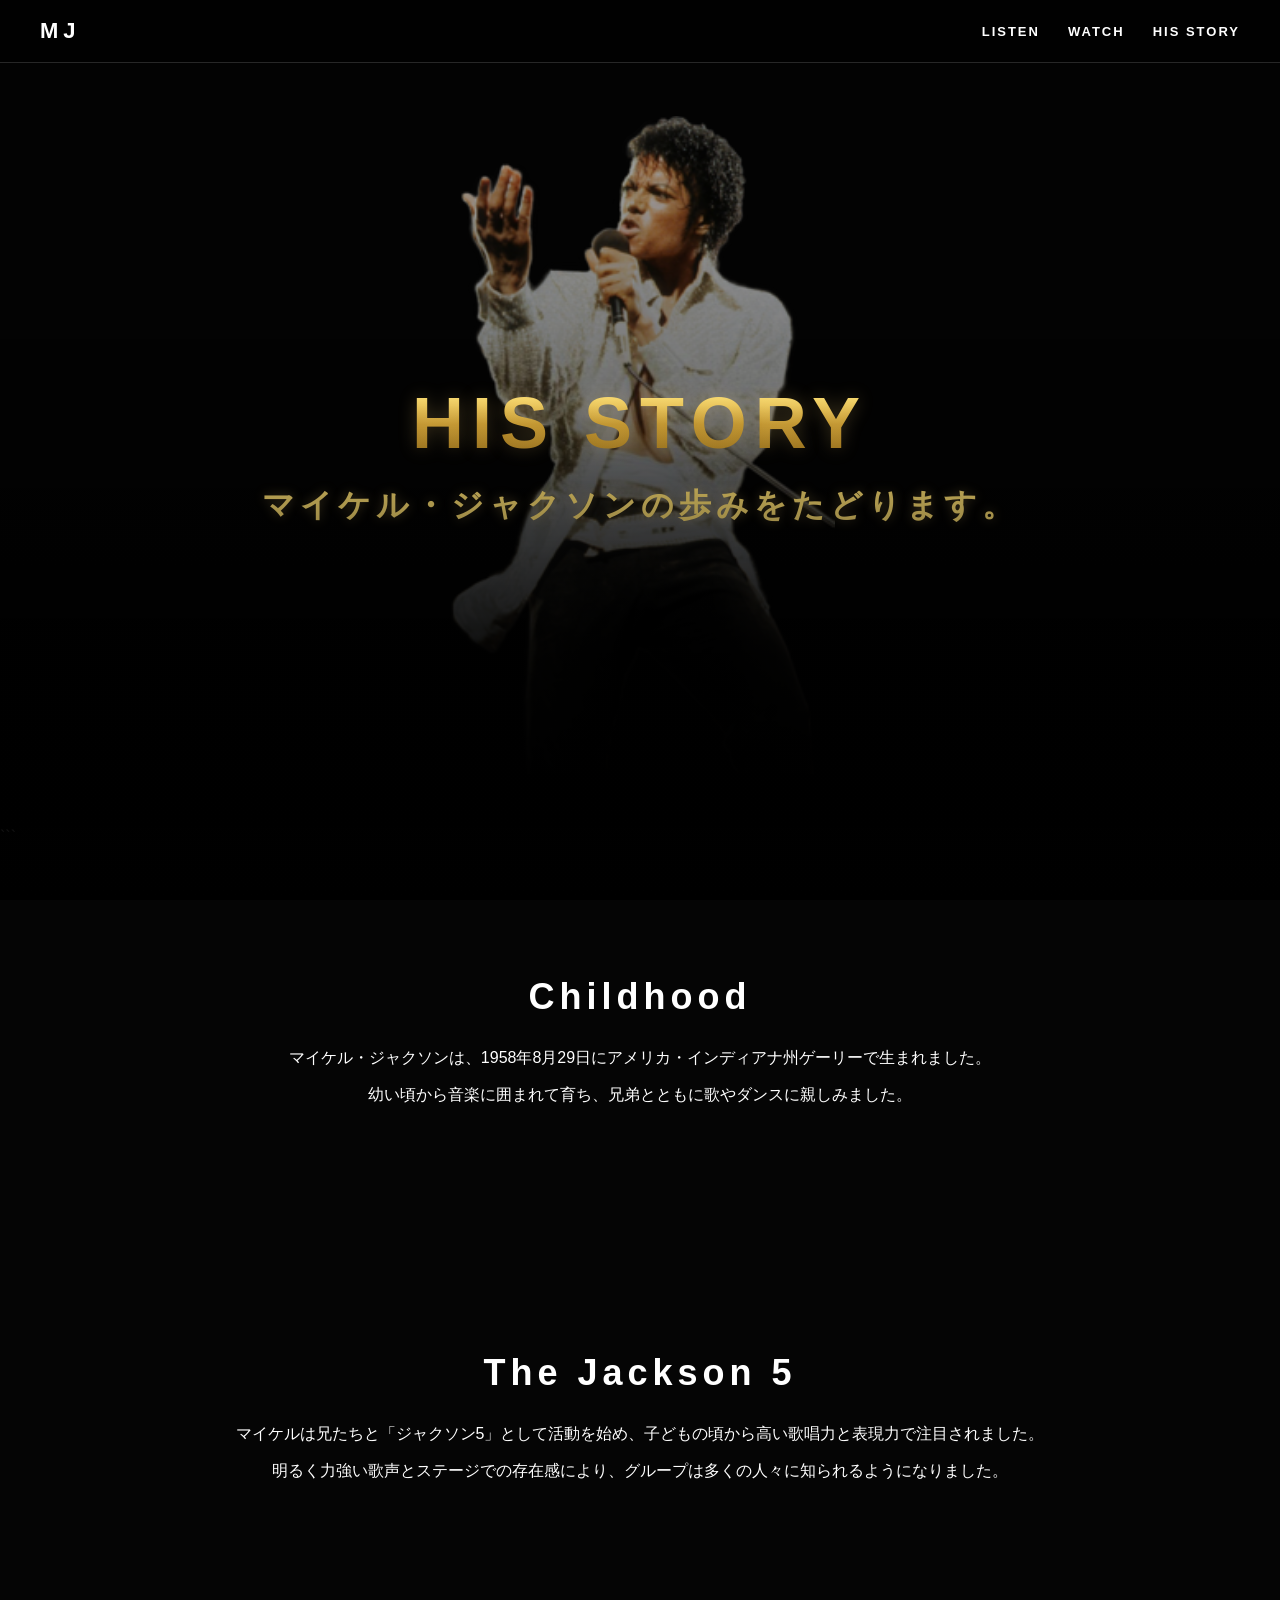
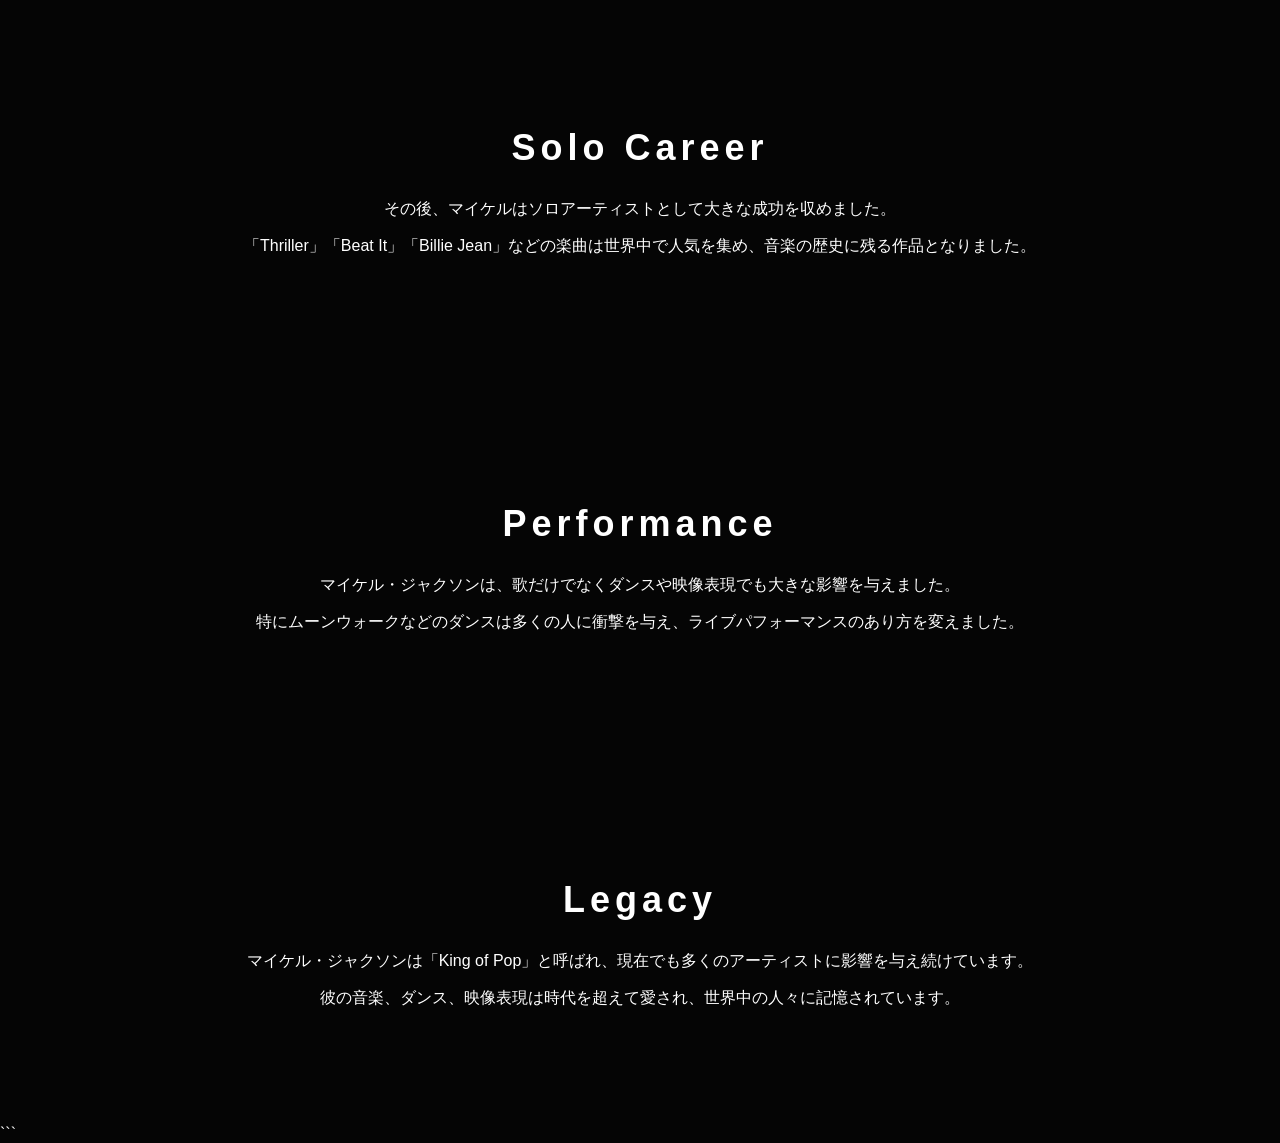
<file: pages/story.html>
<!DOCTYPE html>
<html lang="ja">
<head>
    <meta charset="UTF-8">
    <title>マイケルジャクソン</title>
    <link rel="stylesheet" href="../css/style.css">
</head>
<body>
    <div id="wrapper">

        <header class="site-header">
            <div class="header-inner">

                <a href="../index.html" class="site-logo">MJ</a>

                <input type="checkbox" id="menu-toggle">

                <label for="menu-toggle" class="hamburger">
                    <span></span>
                    <span></span>
                    <span></span>
                </label>

                <nav class="global-nav">
                    <ul>
                        <li><a href="../pages/listen.html">LISTEN</a></li>
                        <li><a href="#">WATCH</a></li>
                        <li><a href="../pages/story.html">HIS STORY</a></li>

                    </ul>
                </nav>
        </header>

    </div>
    
    <main>
    <section class="story">
        <h1>HIS STORY</h1>
        <p>マイケル・ジャクソンの歩みをたどります。</p>
    </section>

```
<section class="content fade-in">
    <h2>Childhood</h2>
    <p>マイケル・ジャクソンは、1958年8月29日にアメリカ・インディアナ州ゲーリーで生まれました。</p>
    <p>幼い頃から音楽に囲まれて育ち、兄弟とともに歌やダンスに親しみました。</p>
</section>

<section class="content fade-in">
    <h2>The Jackson 5</h2>
    <p>マイケルは兄たちと「ジャクソン5」として活動を始め、子どもの頃から高い歌唱力と表現力で注目されました。</p>
    <p>明るく力強い歌声とステージでの存在感により、グループは多くの人々に知られるようになりました。</p>
</section>

<section class="content fade-in">
    <h2>Solo Career</h2>
    <p>その後、マイケルはソロアーティストとして大きな成功を収めました。</p>
    <p>「Thriller」「Beat It」「Billie Jean」などの楽曲は世界中で人気を集め、音楽の歴史に残る作品となりました。</p>
</section>

<section class="content fade-in">
    <h2>Performance</h2>
    <p>マイケル・ジャクソンは、歌だけでなくダンスや映像表現でも大きな影響を与えました。</p>
    <p>特にムーンウォークなどのダンスは多くの人に衝撃を与え、ライブパフォーマンスのあり方を変えました。</p>
</section>

<section class="content fade-in">
    <h2>Legacy</h2>
    <p>マイケル・ジャクソンは「King of Pop」と呼ばれ、現在でも多くのアーティストに影響を与え続けています。</p>
    <p>彼の音楽、ダンス、映像表現は時代を超えて愛され、世界中の人々に記憶されています。</p>
</section>
```

</main>


<script src="../js/script.js"></script>
</body>
</html>
</file>
<file: css/style.css>
/* 全体 */
body {
    margin: 0;
    font-family: Arial, Helvetica, sans-serif;
    background-color: #050505;
    color: white;
}

/* ヘッダー */
.site-header {
    position: sticky;
    top: 0;
    z-index: 1000;

    background-color: rgba(0, 0, 0, 0.72);
    backdrop-filter: blur(14px);
    -webkit-backdrop-filter: blur(14px);

    border-bottom: 1px solid rgba(255, 255, 255, 0.15);
}

.header-inner {
    max-width: 1200px;
    margin: 0 auto;
    padding: 18px 32px;

    display: flex;
    align-items: center;
    justify-content: space-between;
}

/* ロゴ */
.site-logo {
    color: white;
    text-decoration: none;
    font-size: 22px;
    font-weight: bold;
    letter-spacing: 5px;
}

/* メニュー */
.global-nav ul {
    display: flex;
    align-items: center;
    gap: 28px;

    list-style: none;
    margin: 0;
    padding: 0;
}

.global-nav a {
    color: white;
    text-decoration: none;

    font-size: 13px;
    font-weight: bold;
    letter-spacing: 2px;
}

.global-nav a:hover {
    opacity: 0.65;
}

/* チェックボックスを隠すやつ */
#menu-toggle {
    display: none;
}

/* ハンバーガーメニュー？ */
.hamburger {
    display: none;
}

/* ホームページメインビジュアル */
.hero {
    min-height: 85vh;

    display: flex;
    flex-direction: column;
    align-items: center;
    justify-content: center;

    text-align: center;

    background:
        linear-gradient(rgba(0, 0, 0, 0.3), rgba(0, 0, 0, 0.85)),
        url("../img/hero.png") no-repeat;
    background-size: 390px auto;
    background-position: center;
}

.hero::after {
    content: "";
    position: absolute;
    left: 0;
    bottom: 0;

    width: 100%;
    height: 55%;

    background:
        linear-gradient(
            to bottom,
            rgba(0, 0, 0, 0),
            rgba(0, 0, 0, 0.75),
            rgba(0, 0, 0, 1)
        );

    pointer-events: none;
}

.hero h1 {
    margin: 0;
    font-size: 72px;
    letter-spacing: 8px;

    background: linear-gradient(
        180deg,
        #fff6b0 0%,
        #f5d76e 35%,
        #c99a2e 70%,
        #8a6418 100%
    );

    -webkit-background-clip: text;
    background-clip: text;
    color: transparent;

    text-shadow: 0 0 18px rgba(255, 215, 120, 0.25);
}

.hero p {
    margin-top: 20px;
    font-size: 32px;
    letter-spacing: 5px;
    font-weight: bold;

    color: #f5d76e;
    text-shadow: 0 0 12px rgba(255, 215, 120, 0.35);
}

/* ストーリーページのメインビジュアル */
.story {
    min-height: 85vh;

    display: flex;
    flex-direction: column;
    align-items: center;
    justify-content: center;

    text-align: center;

    background:
        linear-gradient(rgba(0, 0, 0, 0.3), rgba(0, 0, 0, 0.85)),
        url("../img/story.png") no-repeat;
    background-size: 390px auto;
    background-position: center;
}

.story::after {
    content: "";
    position: absolute;
    left: 0;
    bottom: 0;

    width: 100%;
    height: 55%;

    background:
        linear-gradient(
            to bottom,
            rgba(0, 0, 0, 0),
            rgba(0, 0, 0, 0.75),
            rgba(0, 0, 0, 1)
        );

    pointer-events: none;
}

.story h1 {
    margin: 0;
    font-size: 72px;
    letter-spacing: 8px;
    padding-top: 50px;

    background: linear-gradient(
        180deg,
        #fff6b0 0%,
        #f5d76e 50%,
        #c99a2e 70%,
        #a4771b 100%
    );

    -webkit-background-clip: text;
    background-clip: text;
    color: transparent;

    text-shadow: 0 0 18px rgba(255, 215, 120, 0.25);
}

.story p {
    margin-top: 20px;
    font-size: 32px;
    letter-spacing: 5px;
    font-weight: bold;

    color: #f5d76e;
    text-shadow: 0 0 12px rgba(255, 215, 120, 0.35);
}

/* LISTENページのメインビジュアル */
.listen {
    min-height: 85vh;

    display: flex;
    flex-direction: column;
    align-items: center;
    justify-content: center;

    text-align: center;

    background:
        linear-gradient(rgba(0, 0, 0, 0.3), rgba(0, 0, 0, 0.85)),
        url("../img/listen.png") no-repeat;
    background-size: 390px auto;
    background-position: center;
}

.listen::after {
    content: "";
    position: absolute;
    left: 0;
    bottom: 0;

    width: 100%;
    height: 55%;

    background:
        linear-gradient(
            to bottom,
            rgba(0, 0, 0, 0),
            rgba(0, 0, 0, 0.75),
            rgba(0, 0, 0, 1)
        );

    pointer-events: none;
}

.listen h1 {
    margin: 0;
    font-size: 72px;
    letter-spacing: 8px;
    padding-top: 50px;

    background: linear-gradient(
        180deg,
        #fff6b0 0%,
        #f5d76e 50%,
        #c99a2e 70%,
        #a4771b 100%
    );

    -webkit-background-clip: text;
    background-clip: text;
    color: transparent;

    text-shadow: 0 0 18px rgba(255, 215, 120, 0.25);
}

.listen p {
    margin-top: 20px;
    font-size: 32px;
    letter-spacing: 5px;
    font-weight: bold;

    color: #f5d76e;
    text-shadow: 0 0 12px rgba(255, 215, 120, 0.35);
}

/* 本文 */
.content {
    padding: 100px 32px;
    text-align: center;
}

.content h2 {
    font-size: 36px;
    letter-spacing: 5px;
}

/* LISTENページのアルバム一覧 */
.albums {
    padding: 40px 20px 80px;
}

.album-list {
    max-width: 420px;
    margin: 0 auto;
}

.album-card {
    text-align: center;
    margin-bottom: 70px;
}

.album-image {
    position: relative;
    width: 100%;
    max-width: 260px;
    margin: 0 auto 18px;
}

.album-image img:first-child {
    width: 100%;
    height: auto;
    display: block;
    position: relative;
    z-index: 2;
    box-shadow: 0 24px 45px rgba(0, 0, 0, 0.25);
    transition: transform 0.35s ease, box-shadow 0.35s ease;
}

.album-date {
    font-size: 13px;
    letter-spacing: 0.08em;
    color: #777;
    margin-bottom: 8px;
}

.album-title {
    font-family: Georgia, "Times New Roman", serif;
    font-size: 44px;
    line-height: 0.9;
    font-weight: normal;
    margin: 0 0 18px;
    color: #2a2222;
}

.album-link {
    display: inline-block;
    text-decoration: none;
    color: #2a2222;
    font-size: 12px;
    letter-spacing: 0.55em;
    font-weight: bold;
    transition: letter-spacing 0.3s ease, transform 0.3s ease;
}

/* カーソルを合わせた時のアニメーション */
.album-card:hover .album-image img:first-child {
    transform: translateY(-10px) scale(1.03);
    box-shadow: 0 30px 55px rgba(0, 0, 0, 0.32);
}

.album-card:hover .album-link {
    letter-spacing: 0.7em;
    transform: translateX(6px);
}

/* スマホ・タブレット用 */
@media screen and (max-width: 768px) {

    .header-inner {
        position: relative;
        padding: 16px 20px;
    }

    .site-logo {
        font-size: 16px;
        letter-spacing: 3px;
    }

    .hamburger {
        display: flex;
        flex-direction: column;
        gap: 6px;
        cursor: pointer;
    }

    .hamburger span {
        display: block;
        width: 28px;
        height: 2px;
        background-color: white;
    }

    .global-nav {
        display: none;

        position: absolute;
        top: 100%;
        left: 0;
        width: 100%;

        background-color: rgba(0, 0, 0, 0.9);
        backdrop-filter: blur(14px);
        -webkit-backdrop-filter: blur(14px);

        border-top: 1px solid rgba(255, 255, 255, 0.15);
    }

    .global-nav ul {
        flex-direction: column;
        gap: 22px;
        padding: 30px 0;
    }

    #menu-toggle:checked ~ .global-nav {
        display: block;
    }

    .hero h1 {
        font-size: 36px;
        letter-spacing: 5px;
    }

    .hero p {
        font-size: 14px;
    }
}

/* フェードインアニメーション */
.fade-in {
    opacity: 0;
    transform: translateY(40px);
    transition: opacity 3s ease, transform 3s ease;
}

.fade-in.show {
    opacity: 1;
    transform: translateY(0);
}
</file>
